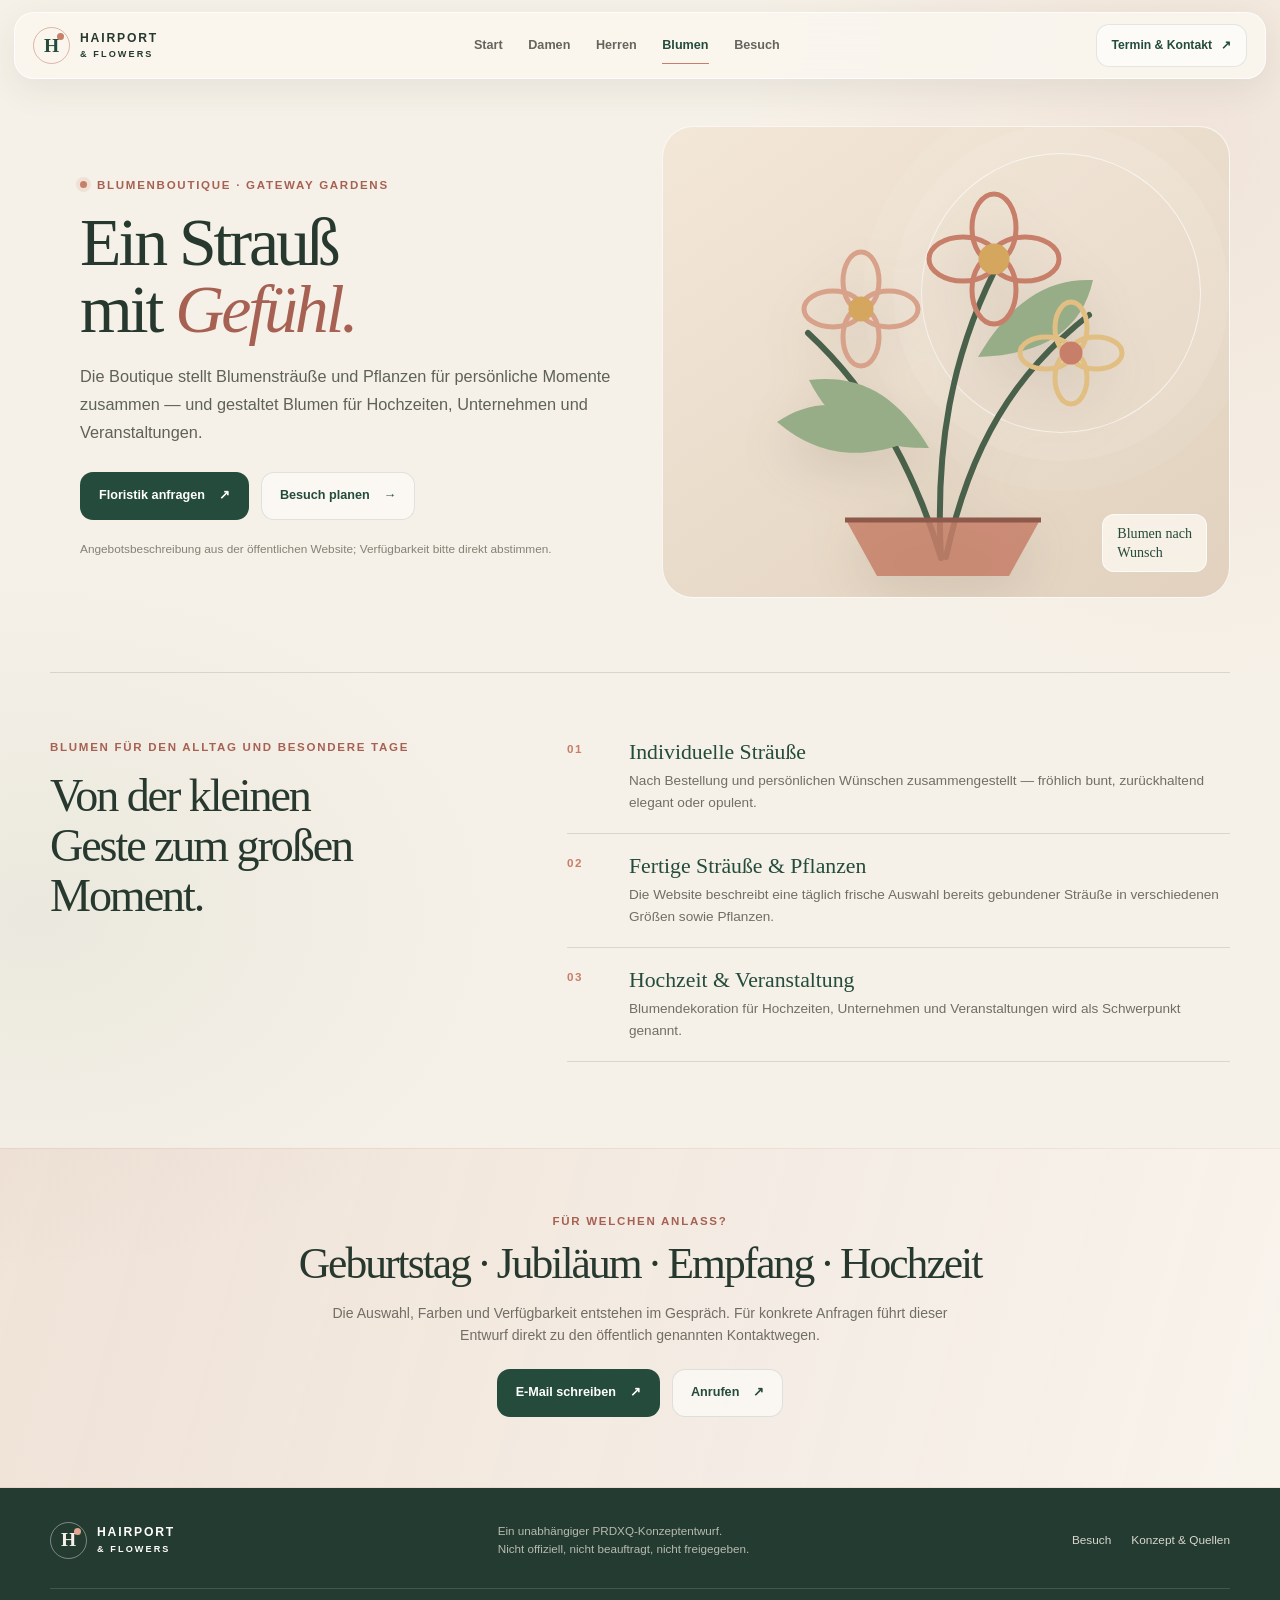
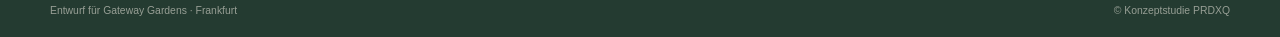
<file: blumen.html>
<!doctype html>
<html lang="de">
<head>
  <meta charset="utf-8"><meta name="viewport" content="width=device-width, initial-scale=1">
  <meta name="theme-color" content="#f6f1e8">
  <meta name="description" content="Floristik, individuelle Sträuße und Eventdekoration bei Hairport & Flowers — unabhängiger Konzeptentwurf.">
  <title>Blumenboutique — Hairport & Flowers</title>
  <link rel="icon" href="assets/mark.svg" type="image/svg+xml"><link rel="stylesheet" href="assets/site.css?v=3"><script src="assets/site.js" defer></script>
</head>
<body>
  <a class="skip-link" href="#main">Zum Inhalt springen</a>
  <header class="site-header"><a class="brand" href="index.html" aria-label="Hairport & Flowers, Startseite"><span class="brand-mark" aria-hidden="true"><span>H</span><i></i></span><span class="brand-name">HAIRPORT <small>&amp; FLOWERS</small></span></a><button class="nav-toggle" type="button" aria-controls="primary-nav" aria-expanded="false"><span class="menu-lines" aria-hidden="true"></span><span class="sr-only">Menü öffnen</span></button><nav id="primary-nav" class="primary-nav" aria-label="Hauptnavigation"><a href="index.html">Start</a><a href="damen.html">Damen</a><a href="herren.html">Herren</a><a class="active" href="blumen.html" aria-current="page">Blumen</a><a href="kontakt.html">Besuch</a></nav><a class="header-action" href="kontakt.html">Termin &amp; Kontakt <span aria-hidden="true">↗</span></a></header>
  <main id="main">
    <section class="flower-hero wrap">
      <div class="flower-copy"><p class="eyebrow"><span class="eyebrow-dot"></span> Blumenboutique · Gateway Gardens</p><h1>Ein Strauß<br>mit <em>Gefühl.</em></h1><p class="lede">Die Boutique stellt Blumensträuße und Pflanzen für persönliche Momente zusammen — und gestaltet Blumen für Hochzeiten, Unternehmen und Veranstaltungen.</p><div class="hero-actions"><a class="button button-dark" href="mailto:info@hairportfra.de?subject=Blumenanfrage%20%28Konzeptentwurf%29">Floristik anfragen <span aria-hidden="true">↗</span></a><a class="button button-soft" href="kontakt.html">Besuch planen <span aria-hidden="true">→</span></a></div><p class="hero-note">Angebotsbeschreibung aus der öffentlichen Website; Verfügbarkeit bitte direkt abstimmen.</p></div>
      <div class="bouquet-art" aria-hidden="true"><div class="bouquet-glass"></div><svg viewBox="0 0 420 470">
        <path d="M205 431c-6-112 11-201 53-286M205 431c-27-89-68-165-133-225M210 430c24-112 69-184 143-242" fill="none" stroke="#49614a" stroke-width="6" stroke-linecap="round"/>
        <path d="M193 321c-60 1-98-23-120-68 50-6 88 14 120 68Zm49-91c33-56 70-79 115-77-11 49-48 75-115 77Zm-65 83c-55 23-98 14-136-18 38-26 81-24 136 18Z" fill="#97ad88"/>
        <g transform="translate(258 132)" fill="none" stroke="#c77f69" stroke-width="5"><ellipse cy="-31" rx="22" ry="34"/><ellipse cx="31" rx="22" ry="34" transform="rotate(90 31 0)"/><ellipse cy="31" rx="22" ry="34"/><ellipse cx="-31" rx="22" ry="34" transform="rotate(90 -31 0)"/><circle r="13" fill="#d4a65e" stroke="#d4a65e"/></g>
        <g transform="translate(125 182)" fill="none" stroke="#d7a18a" stroke-width="5"><ellipse cy="-28" rx="18" ry="29"/><ellipse cx="28" rx="18" ry="29" transform="rotate(90 28 0)"/><ellipse cy="28" rx="18" ry="29"/><ellipse cx="-28" rx="18" ry="29" transform="rotate(90 -28 0)"/><circle r="10" fill="#d4a65e" stroke="#d4a65e"/></g>
        <g transform="translate(335 226)" fill="none" stroke="#e1be82" stroke-width="5"><ellipse cy="-25" rx="16" ry="26"/><ellipse cx="25" rx="16" ry="26" transform="rotate(90 25 0)"/><ellipse cy="25" rx="16" ry="26"/><ellipse cx="-25" rx="16" ry="26" transform="rotate(90 -25 0)"/><circle r="9" fill="#c77f69" stroke="#c77f69"/></g>
        <path d="M110 393h194l-31 56H141Z" fill="#c77f69" opacity=".85"/><path d="M109 393h196" stroke="#8d594b" stroke-width="5"/>
      </svg><span class="bouquet-tag">Blumen nach<br>Wunsch</span></div>
    </section>
    <section class="wrap flower-offer">
      <div class="flower-offer-head"><p class="section-kicker">Blumen für den Alltag und besondere Tage</p><h2>Von der kleinen<br>Geste zum großen Moment.</h2></div>
      <div class="offer-list">
        <article><span>01</span><div><h3>Individuelle Sträuße</h3><p>Nach Bestellung und persönlichen Wünschen zusammengestellt — fröhlich bunt, zurückhaltend elegant oder opulent.</p></div></article>
        <article><span>02</span><div><h3>Fertige Sträuße &amp; Pflanzen</h3><p>Die Website beschreibt eine täglich frische Auswahl bereits gebundener Sträuße in verschiedenen Größen sowie Pflanzen.</p></div></article>
        <article><span>03</span><div><h3>Hochzeit &amp; Veranstaltung</h3><p>Blumendekoration für Hochzeiten, Unternehmen und Veranstaltungen wird als Schwerpunkt genannt.</p></div></article>
      </div>
    </section>
    <section class="flower-occasion"><div class="wrap occasion-inner"><p class="section-kicker">Für welchen Anlass?</p><h2>Geburtstag · Jubiläum · Empfang · Hochzeit</h2><p>Die Auswahl, Farben und Verfügbarkeit entstehen im Gespräch. Für konkrete Anfragen führt dieser Entwurf direkt zu den öffentlich genannten Kontaktwegen.</p><div class="hero-actions"><a class="button button-dark" href="mailto:info@hairportfra.de?subject=Floristik%20und%20Eventdekoration%20%28Konzeptentwurf%29">E-Mail schreiben <span aria-hidden="true">↗</span></a><a class="button button-soft" href="tel:+496971914440">Anrufen <span aria-hidden="true">↗</span></a></div></div></section>
  </main>
  <footer class="site-footer"><div class="wrap footer-main"><a class="brand brand-footer" href="index.html"><span class="brand-mark" aria-hidden="true"><span>H</span><i></i></span><span class="brand-name">HAIRPORT <small>&amp; FLOWERS</small></span></a><p>Ein unabhängiger PRDXQ-Konzeptentwurf.<br>Nicht offiziell, nicht beauftragt, nicht freigegeben.</p><nav aria-label="Fußnavigation"><a href="kontakt.html">Besuch</a><a href="konzept.html">Konzept &amp; Quellen</a></nav></div><div class="wrap footer-bottom"><span>Entwurf für Gateway Gardens · Frankfurt</span><span>© Konzeptstudie PRDXQ</span></div></footer>
</body>
</html>
</file>
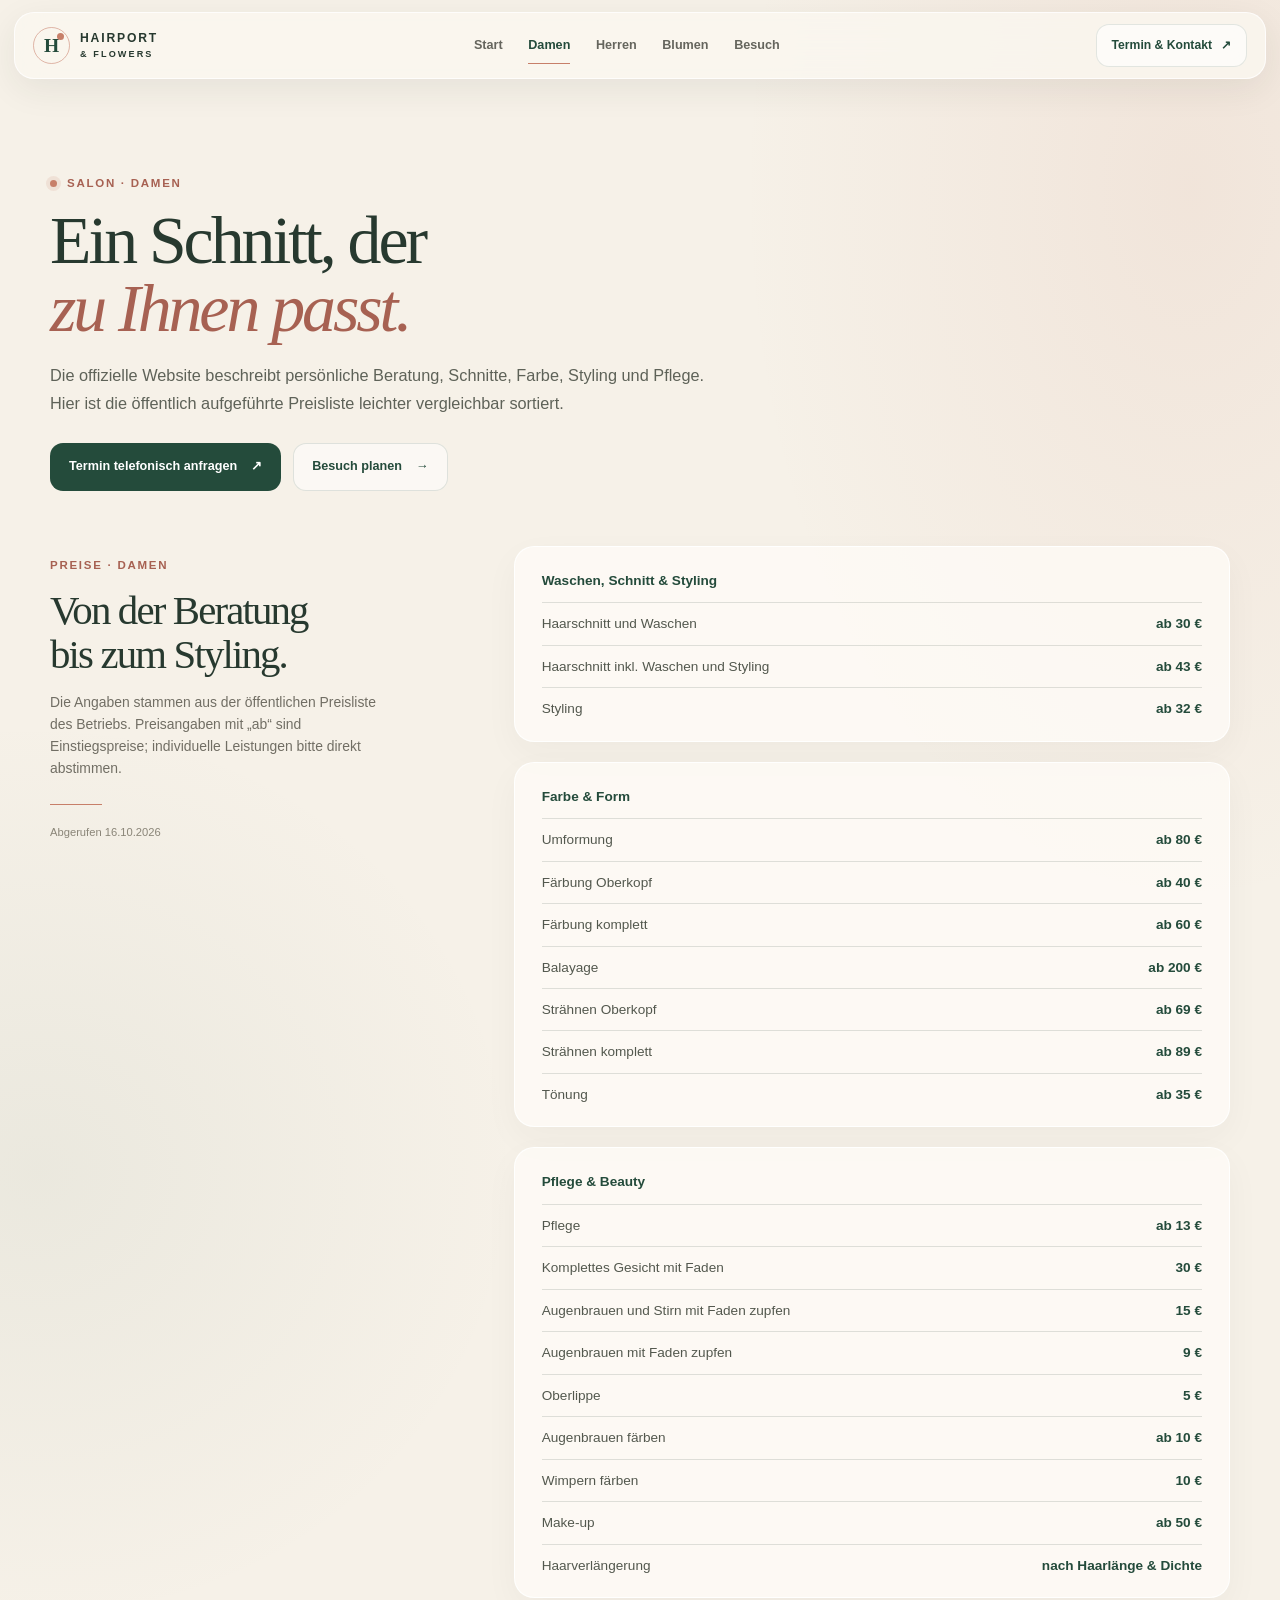
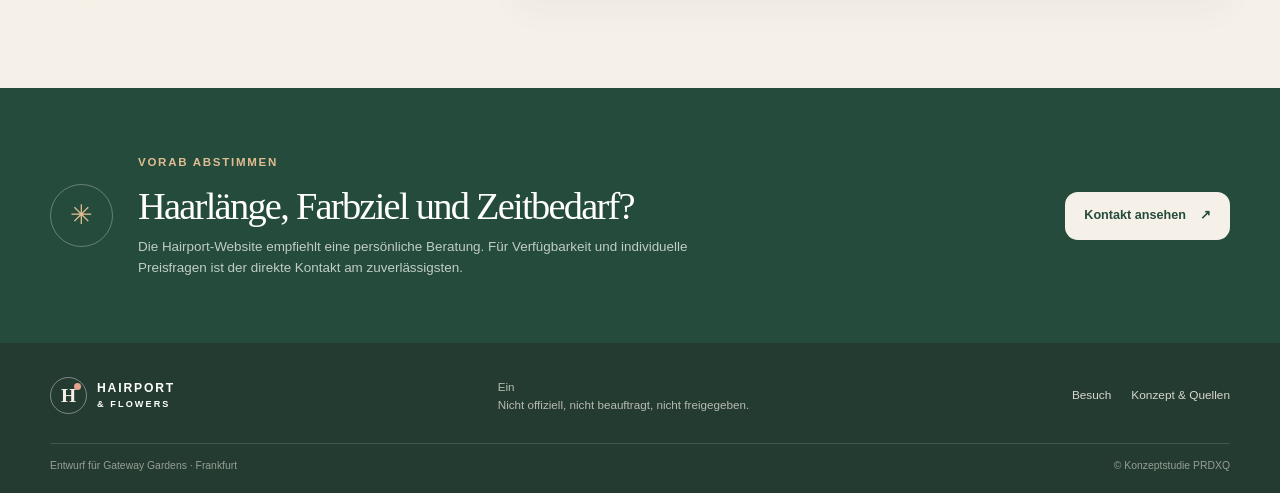
<file: damen.html>
<!doctype html>
<html lang="de">
<head>
  <meta charset="utf-8"><meta name="viewport" content="width=device-width, initial-scale=1">
  <meta name="theme-color" content="#f6f1e8">
  <meta name="description" content="Damenleistungen und die öffentlich aufgeführten Preise von Hairport & Flowers als ">
  <title>Damen — Hairport & Flowers</title>
  <link rel="icon" href="assets/mark.svg" type="image/svg+xml"><link rel="stylesheet" href="assets/site.css?v=3"><script src="assets/site.js" defer></script>
</head>
<body>
  <a class="skip-link" href="#main">Zum Inhalt springen</a>
  <header class="site-header"><a class="brand" href="index.html" aria-label="Hairport & Flowers, Startseite"><span class="brand-mark" aria-hidden="true"><span>H</span><i></i></span><span class="brand-name">HAIRPORT <small>&amp; FLOWERS</small></span></a><button class="nav-toggle" type="button" aria-controls="primary-nav" aria-expanded="false"><span class="menu-lines" aria-hidden="true"></span><span class="sr-only">Menü öffnen</span></button><nav id="primary-nav" class="primary-nav" aria-label="Hauptnavigation"><a href="index.html">Start</a><a class="active" href="damen.html" aria-current="page">Damen</a><a href="herren.html">Herren</a><a href="blumen.html">Blumen</a><a href="kontakt.html">Besuch</a></nav><a class="header-action" href="kontakt.html">Termin &amp; Kontakt <span aria-hidden="true">↗</span></a></header>
  <main id="main">
    <section class="page-hero wrap">
      <p class="eyebrow"><span class="eyebrow-dot"></span> Salon · Damen</p>
      <h1>Ein Schnitt, der<br><em>zu Ihnen passt.</em></h1>
      <p class="lede">Die offizielle Website beschreibt persönliche Beratung, Schnitte, Farbe, Styling und Pflege. Hier ist die öffentlich aufgeführte Preisliste leichter vergleichbar sortiert.</p>
      <div class="hero-actions"><a class="button button-dark" href="tel:+496971914440">Termin telefonisch anfragen <span aria-hidden="true">↗</span></a><a class="button button-soft" href="kontakt.html">Besuch planen <span aria-hidden="true">→</span></a></div>
    </section>
    <section class="wrap price-layout">
      <aside class="price-aside"><p class="section-kicker">Preise · Damen</p><h2>Von der Beratung<br>bis zum Styling.</h2><p>Die Angaben stammen aus der öffentlichen Preisliste des Betriebs. Preisangaben mit „ab“ sind Einstiegspreise; individuelle Leistungen bitte direkt abstimmen.</p><div class="aside-rule"></div><span class="price-date">Abgerufen 16.10.2026</span></aside>
      <div class="price-groups">
        <section class="price-group"><h3>Waschen, Schnitt &amp; Styling</h3><dl>
          <div><dt>Haarschnitt und Waschen</dt><dd>ab 30 €</dd></div>
          <div><dt>Haarschnitt inkl. Waschen und Styling</dt><dd>ab 43 €</dd></div>
          <div><dt>Styling</dt><dd>ab 32 €</dd></div>
        </dl></section>
        <section class="price-group"><h3>Farbe &amp; Form</h3><dl>
          <div><dt>Umformung</dt><dd>ab 80 €</dd></div>
          <div><dt>Färbung Oberkopf</dt><dd>ab 40 €</dd></div>
          <div><dt>Färbung komplett</dt><dd>ab 60 €</dd></div>
          <div><dt>Balayage</dt><dd>ab 200 €</dd></div>
          <div><dt>Strähnen Oberkopf</dt><dd>ab 69 €</dd></div>
          <div><dt>Strähnen komplett</dt><dd>ab 89 €</dd></div>
          <div><dt>Tönung</dt><dd>ab 35 €</dd></div>
        </dl></section>
        <section class="price-group"><h3>Pflege &amp; Beauty</h3><dl>
          <div><dt>Pflege</dt><dd>ab 13 €</dd></div>
          <div><dt>Komplettes Gesicht mit Faden</dt><dd>30 €</dd></div>
          <div><dt>Augenbrauen und Stirn mit Faden zupfen</dt><dd>15 €</dd></div>
          <div><dt>Augenbrauen mit Faden zupfen</dt><dd>9 €</dd></div>
          <div><dt>Oberlippe</dt><dd>5 €</dd></div>
          <div><dt>Augenbrauen färben</dt><dd>ab 10 €</dd></div>
          <div><dt>Wimpern färben</dt><dd>10 €</dd></div>
          <div><dt>Make-up</dt><dd>ab 50 €</dd></div>
          <div><dt>Haarverlängerung</dt><dd>nach Haarlänge &amp; Dichte</dd></div>
        </dl></section>
      </div>
    </section>
    <section class="consult-band"><div class="wrap consult-inner"><span class="consult-mark" aria-hidden="true">✳</span><div><p class="section-kicker">Vorab abstimmen</p><h2>Haarlänge, Farbziel und Zeitbedarf?</h2><p>Die Hairport-Website empfiehlt eine persönliche Beratung. Für Verfügbarkeit und individuelle Preisfragen ist der direkte Kontakt am zuverlässigsten.</p></div><a class="button button-light" href="kontakt.html">Kontakt ansehen <span aria-hidden="true">↗</span></a></div></section>
  </main>
  <footer class="site-footer"><div class="wrap footer-main"><a class="brand brand-footer" href="index.html"><span class="brand-mark" aria-hidden="true"><span>H</span><i></i></span><span class="brand-name">HAIRPORT <small>&amp; FLOWERS</small></span></a><p>Ein <br>Nicht offiziell, nicht beauftragt, nicht freigegeben.</p><nav aria-label="Fußnavigation"><a href="kontakt.html">Besuch</a><a href="konzept.html">Konzept &amp; Quellen</a></nav></div><div class="wrap footer-bottom"><span>Entwurf für Gateway Gardens · Frankfurt</span><span>© Konzeptstudie PRDXQ</span></div></footer>
</body>
</html>
</file>
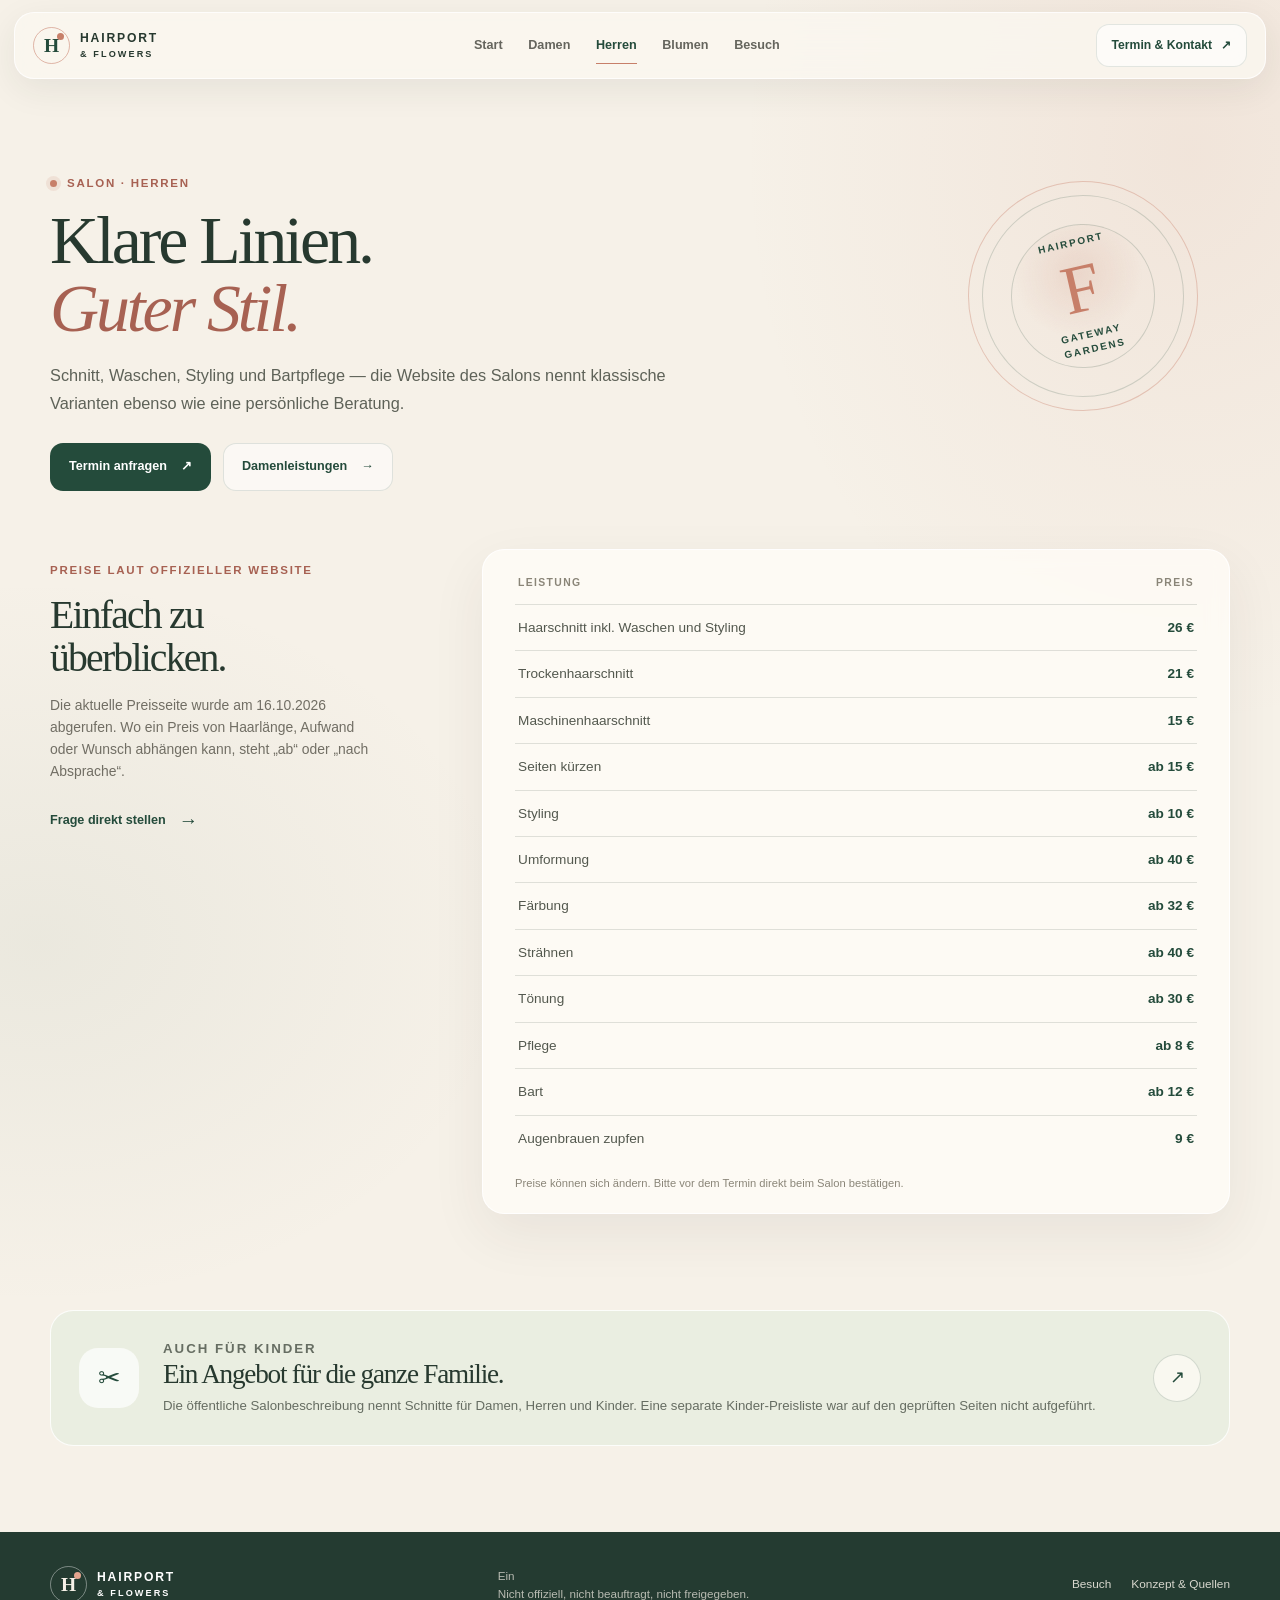
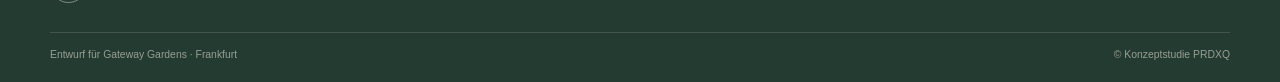
<file: herren.html>
<!doctype html>
<html lang="de">
<head>
  <meta charset="utf-8"><meta name="viewport" content="width=device-width, initial-scale=1">
  <meta name="theme-color" content="#f6f1e8">
  <meta name="description" content="Herrenleistungen und öffentlich aufgeführte Preise von Hairport & Flowers als ">
  <title>Herren — Hairport & Flowers</title>
  <link rel="icon" href="assets/mark.svg" type="image/svg+xml"><link rel="stylesheet" href="assets/site.css?v=3"><script src="assets/site.js" defer></script>
</head>
<body>
  <a class="skip-link" href="#main">Zum Inhalt springen</a>
  <header class="site-header"><a class="brand" href="index.html" aria-label="Hairport & Flowers, Startseite"><span class="brand-mark" aria-hidden="true"><span>H</span><i></i></span><span class="brand-name">HAIRPORT <small>&amp; FLOWERS</small></span></a><button class="nav-toggle" type="button" aria-controls="primary-nav" aria-expanded="false"><span class="menu-lines" aria-hidden="true"></span><span class="sr-only">Menü öffnen</span></button><nav id="primary-nav" class="primary-nav" aria-label="Hauptnavigation"><a href="index.html">Start</a><a href="damen.html">Damen</a><a class="active" href="herren.html" aria-current="page">Herren</a><a href="blumen.html">Blumen</a><a href="kontakt.html">Besuch</a></nav><a class="header-action" href="kontakt.html">Termin &amp; Kontakt <span aria-hidden="true">↗</span></a></header>
  <main id="main">
    <section class="page-hero hero-men wrap">
      <p class="eyebrow"><span class="eyebrow-dot"></span> Salon · Herren</p>
      <h1>Klare Linien.<br><em>Guter Stil.</em></h1>
      <p class="lede">Schnitt, Waschen, Styling und Bartpflege — die Website des Salons nennt klassische Varianten ebenso wie eine persönliche Beratung.</p>
      <div class="hero-actions"><a class="button button-dark" href="tel:+496971914440">Termin anfragen <span aria-hidden="true">↗</span></a><a class="button button-soft" href="damen.html">Damenleistungen <span aria-hidden="true">→</span></a></div>
      <div class="men-stamp" aria-hidden="true"><span>HAIRPORT</span><b>F</b><span>GATEWAY<br>GARDENS</span></div>
    </section>
    <section class="wrap men-price-layout">
      <div class="men-intro"><p class="section-kicker">Preise laut offizieller Website</p><h2>Einfach zu<br>überblicken.</h2><p>Die aktuelle Preisseite wurde am 16.10.2026 abgerufen. Wo ein Preis von Haarlänge, Aufwand oder Wunsch abhängen kann, steht „ab“ oder „nach Absprache“.</p><a class="text-link" href="kontakt.html">Frage direkt stellen <span aria-hidden="true">→</span></a></div>
      <div class="men-price-card">
        <div class="price-card-head"><span>Leistung</span><span>Preis</span></div>
        <dl>
          <div><dt>Haarschnitt inkl. Waschen und Styling</dt><dd>26 €</dd></div>
          <div><dt>Trockenhaarschnitt</dt><dd>21 €</dd></div>
          <div><dt>Maschinenhaarschnitt</dt><dd>15 €</dd></div>
          <div><dt>Seiten kürzen</dt><dd>ab 15 €</dd></div>
          <div><dt>Styling</dt><dd>ab 10 €</dd></div>
          <div><dt>Umformung</dt><dd>ab 40 €</dd></div>
          <div><dt>Färbung</dt><dd>ab 32 €</dd></div>
          <div><dt>Strähnen</dt><dd>ab 40 €</dd></div>
          <div><dt>Tönung</dt><dd>ab 30 €</dd></div>
          <div><dt>Pflege</dt><dd>ab 8 €</dd></div>
          <div><dt>Bart</dt><dd>ab 12 €</dd></div>
          <div><dt>Augenbrauen zupfen</dt><dd>9 €</dd></div>
        </dl>
        <p class="price-footnote">Preise können sich ändern. Bitte vor dem Termin direkt beim Salon bestätigen.</p>
      </div>
    </section>
    <section class="wrap kids-note"><div class="kids-icon" aria-hidden="true">✂</div><div><p class="section-kicker">Auch für Kinder</p><h2>Ein Angebot für die ganze Familie.</h2><p>Die öffentliche Salonbeschreibung nennt Schnitte für Damen, Herren und Kinder. Eine separate Kinder-Preisliste war auf den geprüften Seiten nicht aufgeführt.</p></div><a class="round-link" href="kontakt.html" aria-label="Kontakt für Fragen">↗</a></section>
  </main>
  <footer class="site-footer"><div class="wrap footer-main"><a class="brand brand-footer" href="index.html"><span class="brand-mark" aria-hidden="true"><span>H</span><i></i></span><span class="brand-name">HAIRPORT <small>&amp; FLOWERS</small></span></a><p>Ein <br>Nicht offiziell, nicht beauftragt, nicht freigegeben.</p><nav aria-label="Fußnavigation"><a href="kontakt.html">Besuch</a><a href="konzept.html">Konzept &amp; Quellen</a></nav></div><div class="wrap footer-bottom"><span>Entwurf für Gateway Gardens · Frankfurt</span><span>© Konzeptstudie PRDXQ</span></div></footer>
</body>
</html>
</file>
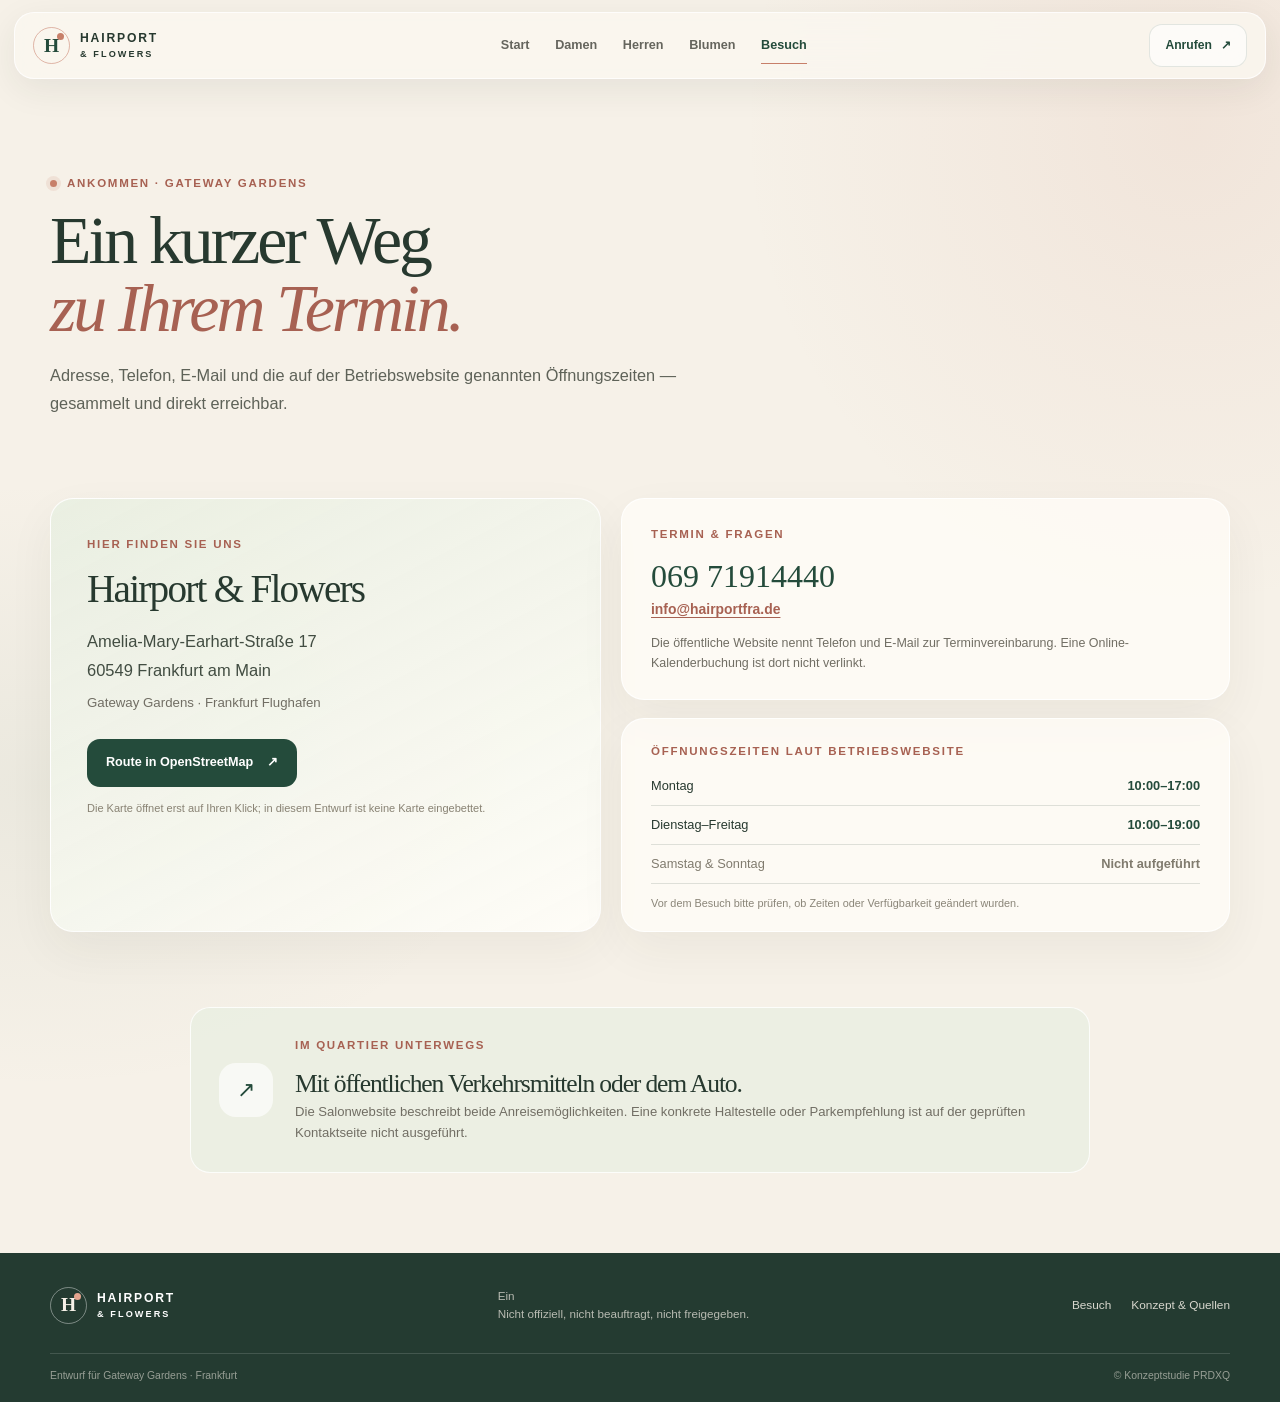
<file: kontakt.html>
<!doctype html>
<html lang="de">
<head>
  <meta charset="utf-8"><meta name="viewport" content="width=device-width, initial-scale=1">
  <meta name="theme-color" content="#f6f1e8">
  <meta name="description" content="Adresse, Öffnungszeiten und öffentliche Kontaktwege von Hairport & Flowers in Gateway Gardens.">
  <title>Besuch & Kontakt — Hairport & Flowers</title>
  <link rel="icon" href="assets/mark.svg" type="image/svg+xml"><link rel="stylesheet" href="assets/site.css?v=3"><script src="assets/site.js" defer></script>
</head>
<body>
  <a class="skip-link" href="#main">Zum Inhalt springen</a>
  <header class="site-header"><a class="brand" href="index.html" aria-label="Hairport & Flowers, Startseite"><span class="brand-mark" aria-hidden="true"><span>H</span><i></i></span><span class="brand-name">HAIRPORT <small>&amp; FLOWERS</small></span></a><button class="nav-toggle" type="button" aria-controls="primary-nav" aria-expanded="false"><span class="menu-lines" aria-hidden="true"></span><span class="sr-only">Menü öffnen</span></button><nav id="primary-nav" class="primary-nav" aria-label="Hauptnavigation"><a href="index.html">Start</a><a href="damen.html">Damen</a><a href="herren.html">Herren</a><a href="blumen.html">Blumen</a><a class="active" href="kontakt.html" aria-current="page">Besuch</a></nav><a class="header-action" href="tel:+496971914440">Anrufen <span aria-hidden="true">↗</span></a></header>
  <main id="main">
    <section class="page-hero wrap"><p class="eyebrow"><span class="eyebrow-dot"></span> Ankommen · Gateway Gardens</p><h1>Ein kurzer Weg<br><em>zu Ihrem Termin.</em></h1><p class="lede">Adresse, Telefon, E-Mail und die auf der Betriebswebsite genannten Öffnungszeiten — gesammelt und direkt erreichbar.</p></section>
    <section class="wrap contact-layout">
      <article class="contact-card contact-primary"><p class="section-kicker">Hier finden Sie uns</p><h2>Hairport &amp; Flowers</h2><address>Amelia-Mary-Earhart-Straße 17<br>60549 Frankfurt am Main</address><p class="contact-area">Gateway Gardens · Frankfurt Flughafen</p><a class="button button-dark" href="https://www.openstreetmap.org/search?query=Hairport%20%26%20Flowers%2C%20Amelia-Mary-Earhart-Stra%C3%9Fe%2017%2C%2060549%20Frankfurt%20am%20Main" target="_blank" rel="noopener noreferrer">Route in OpenStreetMap <span aria-hidden="true">↗</span></a><p class="map-note">Die Karte öffnet erst auf Ihren Klick; in diesem Entwurf ist keine Karte eingebettet.</p></article>
      <div class="contact-stack">
        <article class="contact-card"><p class="section-kicker">Termin &amp; Fragen</p><a class="contact-big" href="tel:+496971914440">069 71914440</a><a class="contact-email" href="mailto:info@hairportfra.de">info@hairportfra.de</a><p>Die öffentliche Website nennt Telefon und E-Mail zur Terminvereinbarung. Eine Online-Kalenderbuchung ist dort nicht verlinkt.</p></article>
        <article class="hours-card"><p class="section-kicker">Öffnungszeiten laut Betriebswebsite</p><div><span>Montag</span><strong>10:00–17:00</strong></div><div><span>Dienstag–Freitag</span><strong>10:00–19:00</strong></div><div class="hours-unlisted"><span>Samstag &amp; Sonntag</span><strong>Nicht aufgeführt</strong></div><small>Vor dem Besuch bitte prüfen, ob Zeiten oder Verfügbarkeit geändert wurden.</small></article>
      </div>
    </section>
    <section class="wrap transport-note"><span class="transport-mark" aria-hidden="true">↗</span><div><p class="section-kicker">Im Quartier unterwegs</p><h2>Mit öffentlichen Verkehrsmitteln oder dem Auto.</h2><p>Die Salonwebsite beschreibt beide Anreisemöglichkeiten. Eine konkrete Haltestelle oder Parkempfehlung ist auf der geprüften Kontaktseite nicht ausgeführt.</p></div></section>
  </main>
  <footer class="site-footer"><div class="wrap footer-main"><a class="brand brand-footer" href="index.html"><span class="brand-mark" aria-hidden="true"><span>H</span><i></i></span><span class="brand-name">HAIRPORT <small>&amp; FLOWERS</small></span></a><p>Ein <br>Nicht offiziell, nicht beauftragt, nicht freigegeben.</p><nav aria-label="Fußnavigation"><a href="kontakt.html">Besuch</a><a href="konzept.html">Konzept &amp; Quellen</a></nav></div><div class="wrap footer-bottom"><span>Entwurf für Gateway Gardens · Frankfurt</span><span>© Konzeptstudie PRDXQ</span></div></footer>
</body>
</html>
</file>
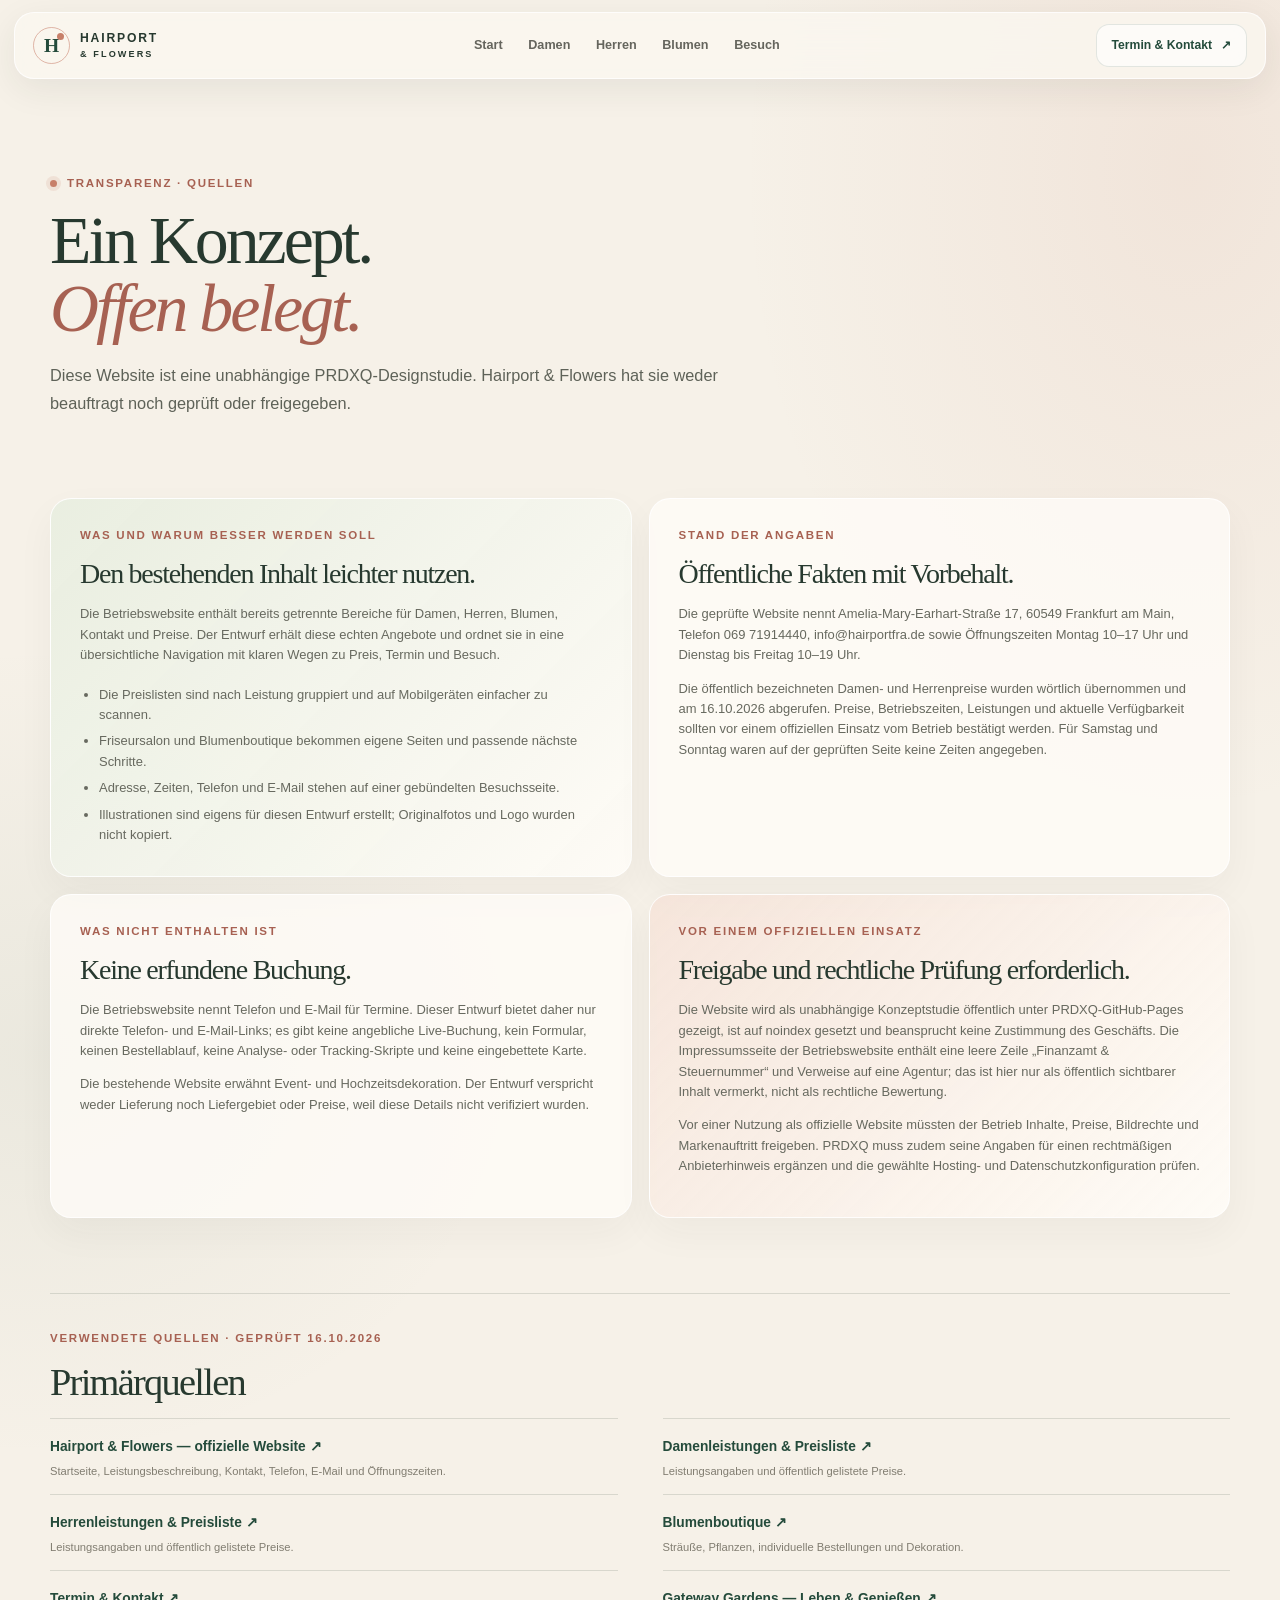
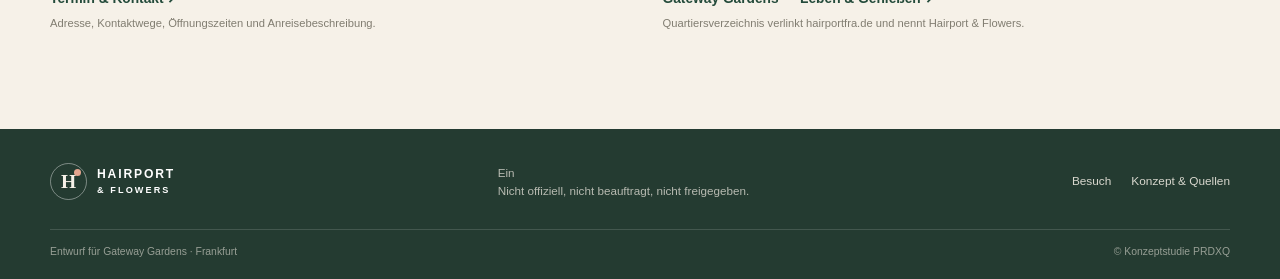
<file: konzept.html>
<!doctype html>
<html lang="de">
<head>
  <meta charset="utf-8"><meta name="viewport" content="width=device-width, initial-scale=1">
  <meta name="theme-color" content="#f6f1e8">
  <meta name="description" content="Quellen, Faktenstand und Grenzen des unabhängigen Hairport & Flowers Website-Konzeptentwurfs von PRDXQ.">
  <title>Konzept & Quellen — Hairport & Flowers</title>
  <link rel="icon" href="assets/mark.svg" type="image/svg+xml"><link rel="stylesheet" href="assets/site.css?v=3"><script src="assets/site.js" defer></script>
</head>
<body>
  <a class="skip-link" href="#main">Zum Inhalt springen</a>
  <header class="site-header"><a class="brand" href="index.html" aria-label="Hairport & Flowers, Startseite"><span class="brand-mark" aria-hidden="true"><span>H</span><i></i></span><span class="brand-name">HAIRPORT <small>&amp; FLOWERS</small></span></a><button class="nav-toggle" type="button" aria-controls="primary-nav" aria-expanded="false"><span class="menu-lines" aria-hidden="true"></span><span class="sr-only">Menü öffnen</span></button><nav id="primary-nav" class="primary-nav" aria-label="Hauptnavigation"><a href="index.html">Start</a><a href="damen.html">Damen</a><a href="herren.html">Herren</a><a href="blumen.html">Blumen</a><a href="kontakt.html">Besuch</a></nav><a class="header-action" href="kontakt.html">Termin &amp; Kontakt <span aria-hidden="true">↗</span></a></header>
  <main id="main">
    <section class="page-hero wrap"><p class="eyebrow"><span class="eyebrow-dot"></span> Transparenz · Quellen</p><h1>Ein Konzept.<br><em>Offen belegt.</em></h1><p class="lede">Diese Website ist eine unabhängige PRDXQ-Designstudie. Hairport &amp; Flowers hat sie weder beauftragt noch geprüft oder freigegeben.</p></section>
    <section class="wrap concept-grid">
      <article class="concept-card concept-why"><p class="section-kicker">Was und warum besser werden soll</p><h2>Den bestehenden Inhalt leichter nutzen.</h2><p>Die Betriebswebsite enthält bereits getrennte Bereiche für Damen, Herren, Blumen, Kontakt und Preise. Der Entwurf erhält diese echten Angebote und ordnet sie in eine übersichtliche Navigation mit klaren Wegen zu Preis, Termin und Besuch.</p><ul><li>Die Preislisten sind nach Leistung gruppiert und auf Mobilgeräten einfacher zu scannen.</li><li>Friseursalon und Blumenboutique bekommen eigene Seiten und passende nächste Schritte.</li><li>Adresse, Zeiten, Telefon und E-Mail stehen auf einer gebündelten Besuchsseite.</li><li>Illustrationen sind eigens für diesen Entwurf erstellt; Originalfotos und Logo wurden nicht kopiert.</li></ul></article>
      <article class="concept-card"><p class="section-kicker">Stand der Angaben</p><h2>Öffentliche Fakten mit Vorbehalt.</h2><p>Die geprüfte Website nennt Amelia-Mary-Earhart-Straße 17, 60549 Frankfurt am Main, Telefon 069 71914440, info@hairportfra.de sowie Öffnungszeiten Montag 10–17 Uhr und Dienstag bis Freitag 10–19 Uhr.</p><p>Die öffentlich bezeichneten Damen- und Herrenpreise wurden wörtlich übernommen und am 16.10.2026 abgerufen. Preise, Betriebszeiten, Leistungen und aktuelle Verfügbarkeit sollten vor einem offiziellen Einsatz vom Betrieb bestätigt werden. Für Samstag und Sonntag waren auf der geprüften Seite keine Zeiten angegeben.</p></article>
      <article class="concept-card"><p class="section-kicker">Was nicht enthalten ist</p><h2>Keine erfundene Buchung.</h2><p>Die Betriebswebsite nennt Telefon und E-Mail für Termine. Dieser Entwurf bietet daher nur direkte Telefon- und E-Mail-Links; es gibt keine angebliche Live-Buchung, kein Formular, keinen Bestellablauf, keine Analyse- oder Tracking-Skripte und keine eingebettete Karte.</p><p>Die bestehende Website erwähnt Event- und Hochzeitsdekoration. Der Entwurf verspricht weder Lieferung noch Liefergebiet oder Preise, weil diese Details nicht verifiziert wurden.</p></article>
      <article class="concept-card concept-caution"><p class="section-kicker">Vor einem offiziellen Einsatz</p><h2>Freigabe und rechtliche Prüfung erforderlich.</h2><p>Die Website wird als unabhängige Konzeptstudie öffentlich unter PRDXQ-GitHub-Pages gezeigt, ist auf noindex gesetzt und beansprucht keine Zustimmung des Geschäfts. Die Impressumsseite der Betriebswebsite enthält eine leere Zeile „Finanzamt &amp; Steuernummer“ und Verweise auf eine Agentur; das ist hier nur als öffentlich sichtbarer Inhalt vermerkt, nicht als rechtliche Bewertung.</p><p>Vor einer Nutzung als offizielle Website müssten der Betrieb Inhalte, Preise, Bildrechte und Markenauftritt freigeben. PRDXQ muss zudem seine Angaben für einen rechtmäßigen Anbieterhinweis ergänzen und die gewählte Hosting- und Datenschutzkonfiguration prüfen.</p></article>
    </section>
    <section class="wrap source-list"><p class="section-kicker">Verwendete Quellen · geprüft 16.10.2026</p><h2>Primärquellen</h2><ul>
      <li><a href="https://www.hairportfra.de/">Hairport &amp; Flowers — offizielle Website <span aria-hidden="true">↗</span></a><small>Startseite, Leistungsbeschreibung, Kontakt, Telefon, E-Mail und Öffnungszeiten.</small></li>
      <li><a href="https://www.hairportfra.de/damen.php">Damenleistungen &amp; Preisliste <span aria-hidden="true">↗</span></a><small>Leistungsangaben und öffentlich gelistete Preise.</small></li>
      <li><a href="https://www.hairportfra.de/herren.php">Herrenleistungen &amp; Preisliste <span aria-hidden="true">↗</span></a><small>Leistungsangaben und öffentlich gelistete Preise.</small></li>
      <li><a href="https://www.hairportfra.de/blumen.php">Blumenboutique <span aria-hidden="true">↗</span></a><small>Sträuße, Pflanzen, individuelle Bestellungen und Dekoration.</small></li>
      <li><a href="https://www.hairportfra.de/termin-vereinbaren-kontakt.php">Termin &amp; Kontakt <span aria-hidden="true">↗</span></a><small>Adresse, Kontaktwege, Öffnungszeiten und Anreisebeschreibung.</small></li>
      <li><a href="https://www.gateway-gardens.de/de/leben/">Gateway Gardens — Leben &amp; Genießen <span aria-hidden="true">↗</span></a><small>Quartiersverzeichnis verlinkt hairportfra.de und nennt Hairport &amp; Flowers.</small></li>
    </ul></section>
  </main>
  <footer class="site-footer"><div class="wrap footer-main"><a class="brand brand-footer" href="index.html"><span class="brand-mark" aria-hidden="true"><span>H</span><i></i></span><span class="brand-name">HAIRPORT <small>&amp; FLOWERS</small></span></a><p>Ein <br>Nicht offiziell, nicht beauftragt, nicht freigegeben.</p><nav aria-label="Fußnavigation"><a href="kontakt.html">Besuch</a><a href="konzept.html" aria-current="page">Konzept &amp; Quellen</a></nav></div><div class="wrap footer-bottom"><span>Entwurf für Gateway Gardens · Frankfurt</span><span>© Konzeptstudie PRDXQ</span></div></footer>
</body>
</html>
</file>
<file: assets/site.css>
:root{color-scheme:light;--paper:#f6f1e8;--deep:#eee6d9;--ink:#27392f;--green:#244b3b;--green2:#64816a;--coral:#c77f69;--coral2:#a76152;--gold:#c7a366;--muted:#716e64;--line:rgba(39,57,47,.14);--glass:rgba(255,252,246,.72);--serif:Georgia,"Times New Roman",serif;--sans:"Aptos","Segoe UI",Arial,sans-serif}
*{box-sizing:border-box}html{scroll-behavior:smooth}body{margin:0;color:var(--ink);background:radial-gradient(ellipse at 93% 9%,rgba(199,127,105,.11),transparent 28rem),radial-gradient(ellipse at 3% 56%,rgba(100,129,106,.08),transparent 30rem),var(--paper);font:16px/1.58 var(--sans);-webkit-font-smoothing:antialiased}
a{color:inherit}button,a{-webkit-tap-highlight-color:transparent}a:focus-visible,button:focus-visible{outline:3px solid var(--coral);outline-offset:4px}.wrap{width:min(1180px,calc(100% - 56px));margin-inline:auto}.skip-link{position:absolute;left:1rem;top:-4rem;z-index:30;background:var(--green);color:#fff;padding:.7rem 1rem;border-radius:0 0 12px 12px}.skip-link:focus{top:0}.sr-only{position:absolute;width:1px;height:1px;padding:0;margin:-1px;overflow:hidden;clip:rect(0,0,0,0);white-space:nowrap;border:0}
.concept-ribbon{min-height:29px;padding:5px 12px;text-align:center;background:#253c31;color:#f5eddd;font-size:.66rem;font-weight:700;letter-spacing:.13em;text-transform:uppercase}
.site-header{position:sticky;top:0;z-index:20;display:flex;align-items:center;justify-content:space-between;gap:22px;width:min(1280px,calc(100% - 28px));margin:12px auto 0;padding:11px 18px;border:1px solid rgba(255,255,255,.74);border-radius:20px;background:rgba(250,247,240,.82);backdrop-filter:blur(18px);box-shadow:0 10px 35px rgba(44,48,39,.08)}
.brand{display:inline-flex;flex:0 0 auto;align-items:center;gap:10px;text-decoration:none}.brand-mark{position:relative;display:grid;place-items:center;width:37px;height:37px;border:1px solid rgba(199,127,105,.54);border-radius:50%;color:var(--green);font:700 1.22rem var(--serif)}.brand-mark i{position:absolute;right:5px;top:5px;width:7px;height:7px;border-radius:50%;background:var(--coral)}.brand-name{font-size:.76rem;font-weight:800;letter-spacing:.15em;line-height:1.1}.brand-name small{display:block;margin-top:4px;font-size:.57rem;font-weight:600;letter-spacing:.23em}
.primary-nav{display:flex;align-items:center;gap:clamp(12px,2vw,27px)}.primary-nav a{padding:8px 0;color:#65655d;text-decoration:none;font-size:.79rem;font-weight:600;transition:color .2s}.primary-nav a:hover,.primary-nav a.active{color:var(--green)}.primary-nav a.active{box-shadow:inset 0 -1px 0 var(--coral)}
.header-action{display:inline-flex;align-items:center;gap:9px;flex:0 0 auto;padding:11px 15px;border:1px solid rgba(36,75,59,.12);border-radius:13px;color:var(--green);background:rgba(255,255,255,.62);text-decoration:none;font-size:.76rem;font-weight:700;transition:transform .2s,background .2s}.header-action:hover{transform:translateY(-2px);background:#fff}.nav-toggle{display:none}
.hero{position:relative;display:grid;grid-template-columns:1.02fr .98fr;align-items:center;min-height:560px;margin-top:32px;overflow:hidden;border:1px solid rgba(255,255,255,.8);border-radius:36px;background:linear-gradient(113deg,rgba(255,252,246,.96) 4%,rgba(247,237,224,.84) 58%,rgba(232,215,194,.75));box-shadow:0 26px 65px rgba(63,55,42,.08)}.hero:before{content:"";position:absolute;width:510px;height:510px;right:-114px;top:-270px;border:1px solid rgba(199,127,105,.2);border-radius:50%;box-shadow:0 0 0 42px rgba(255,255,255,.16),0 0 0 85px rgba(255,255,255,.11)}.hero-copy{position:relative;z-index:2;padding:74px 0 70px 74px}.eyebrow,.section-kicker{margin:0 0 15px;color:var(--coral2);font-size:.72rem;font-weight:800;letter-spacing:.15em;text-transform:uppercase}.eyebrow{display:flex;align-items:center;gap:10px}.eyebrow-dot{width:7px;height:7px;border-radius:50%;background:var(--coral);box-shadow:0 0 0 4px rgba(199,127,105,.14)}h1,h2,h3,p{margin-top:0}h1,h2{font-family:var(--serif);font-weight:500;letter-spacing:-.045em}h1{margin-bottom:19px;font-size:clamp(3.2rem,5.3vw,5.55rem);line-height:.99}h1 em{color:var(--coral2);font-weight:400}h2{margin-bottom:15px;font-size:clamp(2rem,3.1vw,3.35rem);line-height:1.08}h3{font-size:1.04rem}.lede{max-width:540px;margin-bottom:26px;color:#5e6258;font-size:1.02rem;line-height:1.72}.hero-actions{display:flex;flex-wrap:wrap;align-items:center;gap:12px}.button{display:inline-flex;justify-content:center;align-items:center;gap:14px;min-height:48px;padding:13px 18px;border:1px solid transparent;border-radius:13px;text-decoration:none;font-size:.79rem;font-weight:750;transition:transform .2s,box-shadow .2s,background .2s}.button:hover{transform:translateY(-2px);box-shadow:0 12px 26px rgba(39,57,47,.12)}.button-dark{background:var(--green);color:#fff}.button-dark:hover{background:#183c2d}.button-soft{border-color:rgba(36,75,59,.13);background:rgba(255,255,255,.53);color:var(--green)}.button-light{background:var(--paper);color:var(--green)}.hero-note{margin:20px 0 0;color:#858174;font-size:.74rem}
.hero-art{position:relative;display:grid;place-items:center;min-height:530px}.hero-art>svg{position:relative;z-index:1;width:min(100%,540px);height:auto;filter:drop-shadow(0 22px 24px rgba(52,50,40,.1))}.art-orbit{position:absolute;width:355px;height:355px;border:1px solid rgba(255,255,255,.78);border-radius:50%}.orbit-two{width:430px;height:430px;border-color:rgba(199,127,105,.24)}.art-caption{position:absolute;right:34px;bottom:44px;z-index:2;display:flex;gap:11px;color:#6e7466;font-size:.58rem;font-weight:800;letter-spacing:.15em}
.intro-band{padding-block:85px 89px}.intro-grid{display:grid;grid-template-columns:1fr 1fr;gap:18px}.feature-panel{position:relative;min-height:308px;padding:31px 34px;overflow:hidden;border:1px solid rgba(255,255,255,.86);border-radius:25px;box-shadow:0 18px 50px rgba(55,54,44,.055)}.feature-hair{background:linear-gradient(135deg,rgba(230,237,223,.9),rgba(255,253,247,.82))}.feature-flowers{background:linear-gradient(135deg,rgba(245,224,213,.82),rgba(255,250,239,.94))}.feature-number{color:#768274;font-size:.66rem;font-weight:800;letter-spacing:.16em}.feature-panel h2{margin:23px 0 13px;font-size:clamp(2.05rem,3vw,2.8rem)}.feature-panel p{max-width:415px;margin-bottom:19px;color:#67695f;font-size:.88rem}.text-link{display:inline-flex;align-items:center;gap:13px;color:var(--green);text-decoration:none;font-size:.79rem;font-weight:800}.text-link span{font-size:1.2rem;transition:transform .2s}.text-link:hover span{transform:translateX(4px)}.panel-spark{position:absolute;right:32px;top:42px;color:rgba(73,105,76,.17);font-size:6rem}.panel-flower{position:absolute;right:18px;bottom:8px;width:148px;color:rgba(167,97,82,.3)}.panel-flower svg{width:100%}
.price-peek{padding:74px 0;background:rgba(36,75,59,.055);border-block:1px solid rgba(36,75,59,.07)}.peek-grid{display:grid;grid-template-columns:.82fr 1.18fr;gap:70px;align-items:center}.peek-grid h2{font-size:clamp(2.2rem,3.3vw,3.55rem)}.peek-items a{display:grid;grid-template-columns:1fr auto 20px;gap:18px;align-items:center;padding:19px 4px;border-bottom:1px solid var(--line);text-decoration:none;font-size:.88rem}.peek-items a strong{color:var(--green);font-size:.91rem}.peek-items a b{color:var(--coral)}.peek-items>p{margin:13px 0 0;color:#817e72;font-size:.72rem}
.visit-strip{display:grid;grid-template-columns:auto 1fr auto auto;gap:26px;align-items:center;padding-block:58px 70px}.visit-icon{display:grid;place-items:center;width:68px;height:68px;border:1px solid rgba(199,127,105,.3);border-radius:21px;color:var(--green);font:1.7rem var(--serif)}.visit-icon span{position:absolute;margin:-31px 0 0 35px;color:var(--coral);font-size:1rem}.visit-strip .section-kicker{margin-bottom:5px}.visit-strip h2{margin-bottom:5px;font:700 1.25rem var(--sans);letter-spacing:-.025em}.visit-strip p{margin-bottom:0;color:var(--muted);font-size:.85rem}.visit-hours{padding:14px 20px;border-left:1px solid var(--line)}.visit-hours span,.visit-hours small{display:block;color:var(--muted);font-size:.7rem}.visit-hours strong{display:block;margin:6px 0;font-size:.85rem;line-height:1.65}.round-link{display:grid;place-items:center;width:48px;height:48px;border:1px solid rgba(36,75,59,.18);border-radius:50%;color:var(--green);background:var(--glass);text-decoration:none;font-size:1.1rem;transition:transform .2s,background .2s}.round-link:hover{transform:rotate(45deg);background:#fff}
.site-footer{padding-top:34px;background:#243b31;color:#f6f1e8}.footer-main{display:flex;align-items:center;justify-content:space-between;gap:25px;padding-bottom:29px}.brand-footer .brand-mark{border-color:rgba(255,255,255,.4);color:var(--paper)}.brand-footer .brand-mark i{background:#e4a48e}.brand-footer .brand-name{color:#fff}.footer-main p{margin:0;color:rgba(246,241,232,.7);font-size:.73rem;line-height:1.55}.footer-main nav{display:flex;gap:20px}.footer-main nav a{color:rgba(246,241,232,.86);font-size:.74rem;text-decoration:none}.footer-bottom{display:flex;justify-content:space-between;padding:14px 0 18px;border-top:1px solid rgba(255,255,255,.14);color:rgba(246,241,232,.55);font-size:.65rem}
.page-hero{padding-block:95px 55px}.page-hero h1{max-width:840px}.page-hero .lede{max-width:680px}.hero-men{position:relative;min-height:470px;padding-right:260px}.men-stamp{position:absolute;right:32px;top:102px;display:flex;flex-direction:column;justify-content:center;align-items:center;width:230px;height:230px;border:1px solid rgba(199,127,105,.38);border-radius:50%;color:var(--green);transform:rotate(-13deg)}.men-stamp:before,.men-stamp:after{position:absolute;inset:13px;border:1px solid rgba(36,75,59,.18);border-radius:50%;content:""}.men-stamp:after{inset:42px;background:radial-gradient(circle at 50% 34%,rgba(199,127,105,.17),transparent 55%)}.men-stamp span,.men-stamp b{position:relative;z-index:1}.men-stamp span{font-size:.62rem;font-weight:800;letter-spacing:.19em}.men-stamp b{margin:4px 0;color:var(--coral);font:400 4.3rem/1 var(--serif)}
.men-price-layout{display:grid;grid-template-columns:.65fr 1.35fr;gap:72px;align-items:start;padding-bottom:96px}.men-intro{position:sticky;top:120px;padding-top:12px}.men-intro p:not(.section-kicker){max-width:330px;color:var(--muted);font-size:.87rem}.men-intro .text-link{margin-top:9px}.men-price-card{padding:25px 32px 20px;border:1px solid rgba(255,255,255,.85);border-radius:22px;background:rgba(255,253,248,.78);box-shadow:0 20px 55px rgba(52,49,39,.07);backdrop-filter:blur(10px)}.price-card-head{display:flex;justify-content:space-between;padding:0 3px 12px;color:#8a8578;font-size:.65rem;font-weight:800;letter-spacing:.13em;text-transform:uppercase}.men-price-card dl,.price-group dl{margin:0}.men-price-card dl>div,.price-group dl>div{display:flex;justify-content:space-between;gap:22px;padding:12px 3px;border-top:1px solid var(--line)}.men-price-card dt,.price-group dt{color:#53584e;font-size:.85rem}.men-price-card dd,.price-group dd{flex:0 0 auto;margin:0;color:var(--green);font-size:.85rem;font-weight:800}.price-footnote{margin:14px 0 0;color:#8a8578;font-size:.7rem}.kids-note{display:grid;grid-template-columns:auto 1fr auto;gap:24px;align-items:center;margin-bottom:86px;padding:28px;border:1px solid rgba(255,255,255,.85);border-radius:23px;background:rgba(230,237,223,.7)}.kids-icon{display:grid;place-items:center;width:60px;height:60px;border-radius:19px;color:var(--green);background:rgba(255,255,255,.7);font-size:1.7rem}.kids-note h2{margin-bottom:7px;font-size:1.7rem}.kids-note p{margin-bottom:0;color:#666d62;font-size:.83rem}
.price-layout{display:grid;grid-template-columns:.7fr 1.3fr;gap:78px;align-items:start;padding-bottom:90px}.price-aside{position:sticky;top:120px;padding-top:10px}.price-aside h2{font-size:2.55rem}.price-aside p:not(.section-kicker){max-width:340px;color:var(--muted);font-size:.87rem}.aside-rule{width:52px;height:1px;margin:24px 0 13px;background:var(--coral)}.price-date{color:#8a8578;font-size:.7rem}.price-groups{display:grid;gap:20px}.price-group{padding:23px 27px 11px;border:1px solid rgba(255,255,255,.9);border-radius:20px;background:rgba(255,253,248,.72);box-shadow:0 12px 35px rgba(52,49,39,.04)}.price-group h3{margin:0 0 11px;color:var(--green);font-size:.85rem}.price-group dl>div{padding:10px 0}
.consult-band{padding-block:65px;color:#fff;background:var(--green)}.consult-inner{display:grid;grid-template-columns:auto 1fr auto;gap:25px;align-items:center}.consult-inner .section-kicker{color:#e0bc91}.consult-inner h2{margin-bottom:8px;font-size:clamp(1.8rem,3vw,2.8rem)}.consult-inner p:not(.section-kicker){max-width:620px;margin-bottom:0;color:rgba(255,255,255,.72);font-size:.84rem}.consult-mark{display:grid;place-items:center;width:63px;height:63px;border:1px solid rgba(255,255,255,.3);border-radius:50%;color:#e0bc91;font-size:1.7rem}
.flower-hero{display:grid;grid-template-columns:1fr .95fr;gap:15px;align-items:center;padding-block:47px 74px}.flower-copy{padding:40px 0 30px 30px}.bouquet-art{position:relative;display:grid;place-items:center;min-height:455px;overflow:hidden;border:1px solid rgba(255,255,255,.8);border-radius:31px;background:linear-gradient(145deg,#f3e7d8,#e1d1be)}.bouquet-art svg{position:relative;z-index:1;width:min(84%,420px);filter:drop-shadow(0 19px 24px rgba(63,55,42,.12))}.bouquet-glass{position:absolute;width:280px;height:280px;right:28px;top:26px;border:1px solid rgba(255,255,255,.66);border-radius:50%;background:rgba(255,255,255,.1);box-shadow:0 0 0 28px rgba(255,255,255,.08),0 0 0 58px rgba(255,255,255,.05)}.bouquet-tag{position:absolute;right:22px;bottom:25px;padding:9px 14px;border:1px solid rgba(255,255,255,.7);border-radius:12px;color:var(--green);background:rgba(255,252,246,.7);backdrop-filter:blur(12px);font: .88rem/1.35 var(--serif)}
.flower-offer{display:grid;grid-template-columns:.8fr 1.2fr;gap:75px;padding-block:65px 86px;border-top:1px solid var(--line)}.flower-offer-head h2{font-size:clamp(2.3rem,3.6vw,3.75rem)}.offer-list article{display:grid;grid-template-columns:42px 1fr;gap:20px;padding:20px 0;border-bottom:1px solid var(--line)}.offer-list article:first-child{padding-top:2px}.offer-list article>span{color:var(--coral);font-size:.73rem;font-weight:800;letter-spacing:.13em}.offer-list h3{margin:0 0 5px;color:var(--green);font:500 1.36rem var(--serif)}.offer-list p{max-width:590px;margin:0;color:var(--muted);font-size:.85rem}.flower-occasion{padding:63px 0 70px;background:linear-gradient(105deg,rgba(199,127,105,.13),rgba(255,255,255,.18));border-block:1px solid rgba(199,127,105,.14)}.occasion-inner{text-align:center}.occasion-inner .section-kicker{margin-bottom:10px}.occasion-inner h2{font-size:clamp(2rem,3.4vw,3.4rem)}.occasion-inner>p:not(.section-kicker){max-width:660px;margin:0 auto 22px;color:var(--muted);font-size:.88rem}.occasion-inner .hero-actions{justify-content:center}
.contact-layout{display:grid;grid-template-columns:.95fr 1.05fr;gap:20px;align-items:stretch;padding-bottom:75px}.contact-card,.hours-card{border:1px solid rgba(255,255,255,.87);border-radius:23px;background:rgba(255,253,248,.76);box-shadow:0 18px 48px rgba(52,49,39,.055)}.contact-primary{padding:36px;background:linear-gradient(153deg,rgba(231,238,224,.82),rgba(255,253,248,.9))}.contact-primary h2{margin-bottom:17px;font-size:2.45rem}.contact-primary address{margin-bottom:9px;color:#424d42;font-size:1.03rem;font-style:normal;line-height:1.72}.contact-area{margin-bottom:25px;color:var(--muted);font-size:.83rem}.map-note{margin:13px 0 0;color:#888273;font-size:.69rem}.contact-stack{display:grid;gap:18px}.contact-stack .contact-card{padding:26px 29px}.contact-big{display:inline-block;margin:0 0 4px;color:var(--green);font:2rem var(--serif);text-decoration:none}.contact-email{display:block;width:fit-content;margin-bottom:13px;color:var(--coral2);font-size:.87rem;font-weight:700;text-decoration-thickness:1px;text-underline-offset:3px}.contact-stack .contact-card p:last-child{margin:0;color:var(--muted);font-size:.78rem}.hours-card{padding:23px 29px 19px}.hours-card .section-kicker{margin-bottom:6px}.hours-card>div{display:flex;justify-content:space-between;gap:15px;padding:9px 0;border-bottom:1px solid var(--line);font-size:.8rem}.hours-card>div strong{color:var(--green)}.hours-card .hours-unlisted{color:#807b6e}.hours-card .hours-unlisted strong{color:#807b6e;font-weight:600}.hours-card small{display:block;margin-top:11px;color:#8a8578;font-size:.68rem}
.transport-note{display:grid;grid-template-columns:auto 1fr;gap:22px;align-items:center;max-width:900px;margin-bottom:80px;padding:28px;border:1px solid rgba(255,255,255,.84);border-radius:20px;background:rgba(231,238,224,.65)}.transport-mark{display:grid;place-items:center;width:54px;height:54px;border-radius:17px;color:var(--green);background:rgba(255,255,255,.65);font-size:1.4rem}.transport-note h2{margin-bottom:5px;font-size:1.6rem}.transport-note p:last-child{margin:0;color:var(--muted);font-size:.82rem}
.concept-grid{display:grid;grid-template-columns:1fr 1fr;gap:17px;padding-bottom:75px}.concept-card{padding:27px 29px;border:1px solid rgba(255,255,255,.87);border-radius:21px;background:rgba(255,253,248,.75);box-shadow:0 15px 38px rgba(52,49,39,.045)}.concept-card h2{font-size:1.75rem}.concept-card p:not(.section-kicker),.concept-card li{color:#67695f;font-size:.81rem}.concept-card ul{padding-left:19px;margin-bottom:0}.concept-card li{padding:3px 0}.concept-why{background:linear-gradient(135deg,rgba(230,237,223,.83),rgba(255,253,248,.85))}.concept-caution{background:linear-gradient(135deg,rgba(245,224,213,.7),rgba(255,253,248,.87))}.source-list{padding:35px 0 83px;border-top:1px solid var(--line)}.source-list h2{font-size:2.4rem}.source-list ul{display:grid;grid-template-columns:1fr 1fr;gap:0 45px;margin:0;padding:0;list-style:none}.source-list li{padding:14px 0;border-top:1px solid var(--line)}.source-list li a{color:var(--green);font-size:.86rem;font-weight:750;text-decoration:none}.source-list li a:hover{text-decoration:underline;text-underline-offset:3px}.source-list li small{display:block;margin-top:4px;color:#817d71;font-size:.7rem}
@media(max-width:930px){.site-header{gap:12px}.primary-nav{gap:14px}.header-action{padding:10px 12px;font-size:.7rem}.hero{min-height:500px}.hero-copy{padding-left:44px}.hero-art{min-height:450px}.peek-grid,.men-price-layout,.price-layout{gap:38px}.flower-copy{padding-left:10px}}
@media(max-width:740px){.wrap{width:min(calc(100% - 32px),560px)}.concept-ribbon{padding:5px 10px;font-size:.55rem;letter-spacing:.08em}.site-header{width:calc(100% - 18px);margin-top:8px;padding:9px 12px;border-radius:17px}.brand{gap:8px}.brand-mark{width:32px;height:32px;font-size:1rem}.brand-name{font-size:.67rem}.brand-name small{font-size:.5rem}.nav-toggle{display:grid;place-items:center;width:41px;height:41px;margin-left:auto;border:1px solid rgba(36,75,59,.14);border-radius:12px;color:var(--green);background:rgba(255,255,255,.7);cursor:pointer}.menu-lines,.menu-lines:before,.menu-lines:after{display:block;width:17px;height:1.5px;background:currentColor;transition:transform .2s}.menu-lines{position:relative}.menu-lines:before,.menu-lines:after{position:absolute;left:0;content:""}.menu-lines:before{top:-5px}.menu-lines:after{top:5px}.nav-toggle[aria-expanded=true] .menu-lines{background:transparent}.nav-toggle[aria-expanded=true] .menu-lines:before{top:0;transform:rotate(45deg)}.nav-toggle[aria-expanded=true] .menu-lines:after{top:0;transform:rotate(-45deg)}.primary-nav{display:none;position:absolute;left:8px;right:8px;top:calc(100% + 8px);flex-direction:column;align-items:stretch;gap:0;padding:8px;border:1px solid rgba(255,255,255,.9);border-radius:16px;background:rgba(250,247,240,.96);box-shadow:0 15px 38px rgba(44,48,39,.12);backdrop-filter:blur(20px)}.primary-nav.open{display:flex}.primary-nav a{padding:12px 13px;border-radius:9px}.primary-nav a.active{background:rgba(36,75,59,.07);box-shadow:none}.header-action{padding:10px 11px;font-size:.66rem}.header-action span{display:none}
.hero{grid-template-columns:1fr;min-height:0;margin-top:15px;border-radius:25px}.hero-copy{padding:45px 26px 12px}h1{font-size:clamp(3rem,12vw,4.7rem)}.lede{font-size:.91rem}.hero-art{min-height:300px;margin-top:-3px}.hero-art>svg{width:min(88%,380px)}.art-orbit{width:235px;height:235px}.orbit-two{width:292px;height:292px}.art-caption{right:18px;bottom:15px;font-size:.49rem}.intro-band{padding-block:60px 56px}.intro-grid{grid-template-columns:1fr;gap:13px}.feature-panel{min-height:280px;padding:27px 24px}.feature-panel h2{margin-top:17px}.panel-spark{right:10px;top:27px;font-size:4.8rem}.panel-flower{right:6px;width:105px;opacity:.7}
.price-peek{padding:51px 0}.peek-grid{grid-template-columns:1fr;gap:18px}.peek-grid h2{margin-bottom:0;font-size:2.6rem}.peek-items a{grid-template-columns:1fr auto 14px;gap:10px;font-size:.76rem}.visit-strip{grid-template-columns:auto 1fr auto;gap:13px;padding-block:43px 50px}.visit-icon{width:52px;height:52px;border-radius:16px;font-size:1.4rem}.visit-icon span{margin:-23px 0 0 27px;font-size:.8rem}.visit-strip h2{font-size:1rem}.visit-strip p{font-size:.73rem}.visit-hours{grid-column:2;padding:8px 0 0;border:0}.visit-strip>.round-link{grid-column:3;grid-row:1/span 2;width:40px;height:40px}
.footer-main{display:grid;grid-template-columns:1fr;gap:17px}.footer-main nav{gap:19px}.footer-bottom{gap:10px;font-size:.58rem}.page-hero{padding-block:62px 36px}.hero-men{min-height:0;padding-right:0}.men-stamp{position:relative;right:auto;top:auto;width:140px;height:140px;margin:30px auto 5px}.men-stamp:before{inset:9px}.men-stamp:after{inset:25px}.men-stamp span{font-size:.48rem}.men-stamp b{margin:2px 0;font-size:2.4rem}.men-price-layout,.price-layout{grid-template-columns:1fr;gap:22px;padding-bottom:55px}.men-intro,.price-aside{position:static}.men-intro h2,.price-aside h2{font-size:2.3rem}.men-price-card{padding:20px 17px 15px}.men-price-card dl>div,.price-group dl>div{gap:12px;padding:10px 1px}.men-price-card dt,.men-price-card dd,.price-group dt,.price-group dd{font-size:.75rem}.kids-note{grid-template-columns:auto 1fr;gap:15px;margin-bottom:55px;padding:21px 17px}.kids-icon{width:46px;height:46px;border-radius:14px}.kids-note h2{font-size:1.35rem}.kids-note p{font-size:.75rem}.kids-note .round-link{display:none}.price-group{padding:20px 17px 9px}.consult-band{padding-block:45px}.consult-inner{grid-template-columns:auto 1fr;gap:14px}.consult-mark{width:45px;height:45px;font-size:1.2rem}.consult-inner .button{grid-column:2;justify-self:start;margin-top:6px}.consult-inner h2{font-size:1.85rem}
.flower-hero{grid-template-columns:1fr;gap:17px;padding-block:28px 45px}.flower-copy{padding:25px 3px 0}.bouquet-art{min-height:340px;border-radius:23px}.bouquet-art svg{width:min(82%,350px)}.bouquet-glass{width:200px;height:200px;right:14px;top:16px}.bouquet-tag{right:12px;bottom:13px;font-size:.75rem}.flower-offer{grid-template-columns:1fr;gap:22px;padding-block:45px 53px}.flower-offer-head h2{font-size:2.55rem}.offer-list article{grid-template-columns:30px 1fr;gap:11px}.offer-list h3{font-size:1.16rem}.offer-list p{font-size:.78rem}.flower-occasion{padding:45px 0 50px}.occasion-inner h2{font-size:2rem}.occasion-inner .hero-actions{gap:9px}
.contact-layout{grid-template-columns:1fr;gap:13px;padding-bottom:47px}.contact-primary{padding:27px 22px}.contact-primary h2{font-size:2.1rem}.contact-stack{gap:13px}.contact-stack .contact-card,.hours-card{padding:21px 22px}.contact-big{font-size:1.7rem}.hours-card>div{font-size:.73rem}.transport-note{grid-template-columns:auto 1fr;gap:14px;margin-bottom:52px;padding:20px 16px}.transport-mark{width:43px;height:43px;border-radius:13px}.transport-note h2{font-size:1.35rem}.transport-note p:last-child{font-size:.75rem}.concept-grid{grid-template-columns:1fr;gap:12px;padding-bottom:48px}.concept-card{padding:22px 20px}.concept-card h2{font-size:1.48rem}.concept-card p:not(.section-kicker),.concept-card li{font-size:.76rem}.source-list{padding-block:30px 57px}.source-list h2{font-size:2rem}.source-list ul{grid-template-columns:1fr}}
@media(max-width:480px){.header-action{width:41px;height:41px;max-width:none;padding:0;justify-content:center;overflow:hidden;font-size:0}.header-action:after{content:"↗";font-size:1rem}.brand-name{letter-spacing:.1em}.hero-actions .button{flex:1 1 auto;padding-inline:12px;font-size:.72rem}.peek-items a{grid-template-columns:1fr auto}.peek-items a b{display:none}}
@media(prefers-reduced-motion:reduce){*,*:before,*:after{scroll-behavior:auto!important;animation-duration:.01ms!important;animation-iteration-count:1!important;transition-duration:.01ms!important}}
</file>
